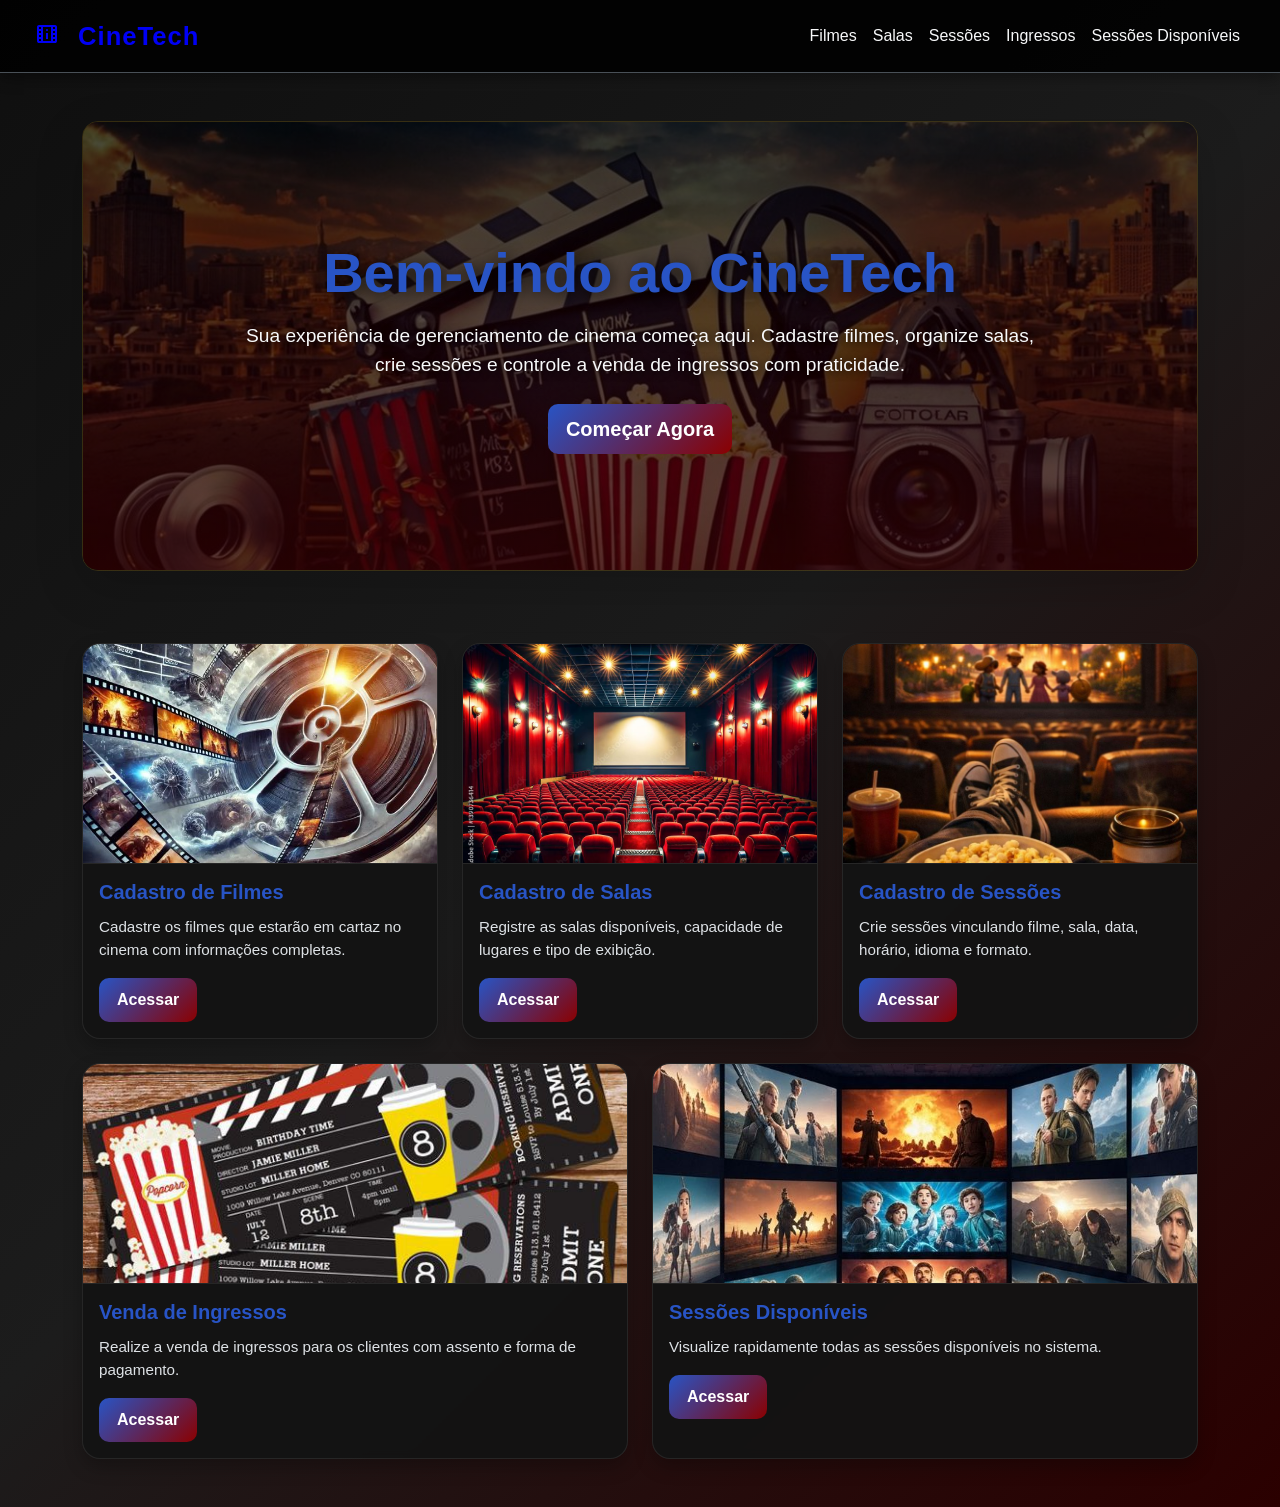
<file: index.html>
<!DOCTYPE html>
<html lang="pt-BR">
<head>
    <meta charset="UTF-8">
    <meta name="viewport" content="width=device-width, initial-scale=1.0">
    <title>CineTech - Início</title>
    <link rel="stylesheet" href="./css/bootstrap.min.css">
    <link rel="stylesheet" href="./css/style.css">
</head>
<body>

    <nav class="navbar navbar-expand-lg bg-dark border-bottom border-body" data-bs-theme="dark">
        <div class="container-fluid">

            <a href="./index.html" class="navbar-brand">
                <img src="./img/school.svg" alt="CineTech" width="30" height="24" class="d-inline-block align-text-top">
                CineTech
            </a>

            <button class="navbar-toggler" type="button" data-bs-toggle="collapse" data-bs-target="#navbarNav" aria-controls="navbarNav" aria-expanded="false" aria-label="Alternar navegação">
                <span class="navbar-toggler-icon"></span>
            </button>

            <div class="collapse navbar-collapse" id="navbarNav">
                <ul class="navbar-nav ms-auto">
                    <li class="nav-item">
                        <a href="./cadastro-filmes.html" class="nav-link">Filmes</a>
                    </li>
                    <li class="nav-item">
                        <a href="./cadastro-salas.html" class="nav-link">Salas</a>
                    </li>
                    <li class="nav-item">
                        <a href="./cadastro-sessoes.html" class="nav-link">Sessões</a>
                    </li>
                    <li class="nav-item">
                        <a href="./venda-ingressos.html" class="nav-link">Ingressos</a>
                    </li>
                    <li class="nav-item">
                        <a href="./sessoes.html" class="nav-link">Sessões Disponíveis</a>
                    </li>
                </ul>
            </div>
        </div>
    </nav>

    <main class="container py-5">

        <!-- BANNER PRINCIPAL -->
       <section class="hero-section mb-5">
    <div class="hero-container position-relative overflow-hidden rounded-4 shadow-lg">
        
        <img src="./img/banner-cinema.jpg" alt="Banner do CineTech" class="hero-img img-fluid w-100">

        <div class="hero-overlay position-absolute top-0 start-0 w-100 h-100 d-flex align-items-center justify-content-center text-center">
            <div class="hero-overlay-content px-4">
                <h1 class="display-4 fw-bold mb-3">Bem-vindo ao CineTech</h1>
                <p class="lead mb-4">
                    Sua experiência de gerenciamento de cinema começa aqui.
                    Cadastre filmes, organize salas, crie sessões e controle a venda de ingressos com praticidade.
                </p>
                <a href="./cadastro-filmes.html" class="btn btn-dark btn-lg">Começar Agora</a>
            </div>
        </div>

    </div>
</section>

        <!-- CARDS -->
        <section>
            <div class="row g-4 mt-2">

                <div class="col-md-6 col-lg-4">
                    <div class="card h-100 shadow-sm">
                        <img src="./img/filmes.jpg" class="card-img-top" alt="Cadastro de Filmes">
                        <div class="card-body">
                            <h5 class="card-title">Cadastro de Filmes</h5>
                            <p class="card-text">Cadastre os filmes que estarão em cartaz no cinema com informações completas.</p>
                            <a href="./cadastro-filmes.html" class="btn btn-dark">Acessar</a>
                        </div>
                    </div>
                </div>

                <div class="col-md-6 col-lg-4">
                    <div class="card h-100 shadow-sm">
                        <img src="./img/salas.jpg" class="card-img-top" alt="Cadastro de Salas">
                        <div class="card-body">
                            <h5 class="card-title">Cadastro de Salas</h5>
                            <p class="card-text">Registre as salas disponíveis, capacidade de lugares e tipo de exibição.</p>
                            <a href="./cadastro-salas.html" class="btn btn-dark">Acessar</a>
                        </div>
                    </div>
                </div>

                <div class="col-md-6 col-lg-4">
                    <div class="card h-100 shadow-sm">
                        <img src="./img/sessoes.jpg" class="card-img-top" alt="Cadastro de Sessões">
                        <div class="card-body">
                            <h5 class="card-title">Cadastro de Sessões</h5>
                            <p class="card-text">Crie sessões vinculando filme, sala, data, horário, idioma e formato.</p>
                            <a href="./cadastro-sessoes.html" class="btn btn-dark">Acessar</a>
                        </div>
                    </div>
                </div>

                <div class="col-md-6 col-lg-6">
                    <div class="card h-100 shadow-sm">
                        <img src="./img/ingressos.jpg" class="card-img-top" alt="Venda de Ingressos">
                        <div class="card-body">
                            <h5 class="card-title">Venda de Ingressos</h5>
                            <p class="card-text">Realize a venda de ingressos para os clientes com assento e forma de pagamento.</p>
                            <a href="./venda-ingressos.html" class="btn btn-dark">Acessar</a>
                        </div>
                    </div>
                </div>

                <div class="col-md-6 col-lg-6">
                    <div class="card h-100 shadow-sm">
                        <img src="./img/disponiveis.jpg" class="card-img-top" alt="Sessões Disponíveis">
                        <div class="card-body">
                            <h5 class="card-title">Sessões Disponíveis</h5>
                            <p class="card-text">Visualize rapidamente todas as sessões disponíveis no sistema.</p>
                            <a href="./sessoes.html" class="btn btn-dark">Acessar</a>
                        </div>
                    </div>
                </div>

            </div>
        </section>

    </main>

    <script src="./js/bootstrap.bundle.min.js"></script>
</body>
</html>
</file>
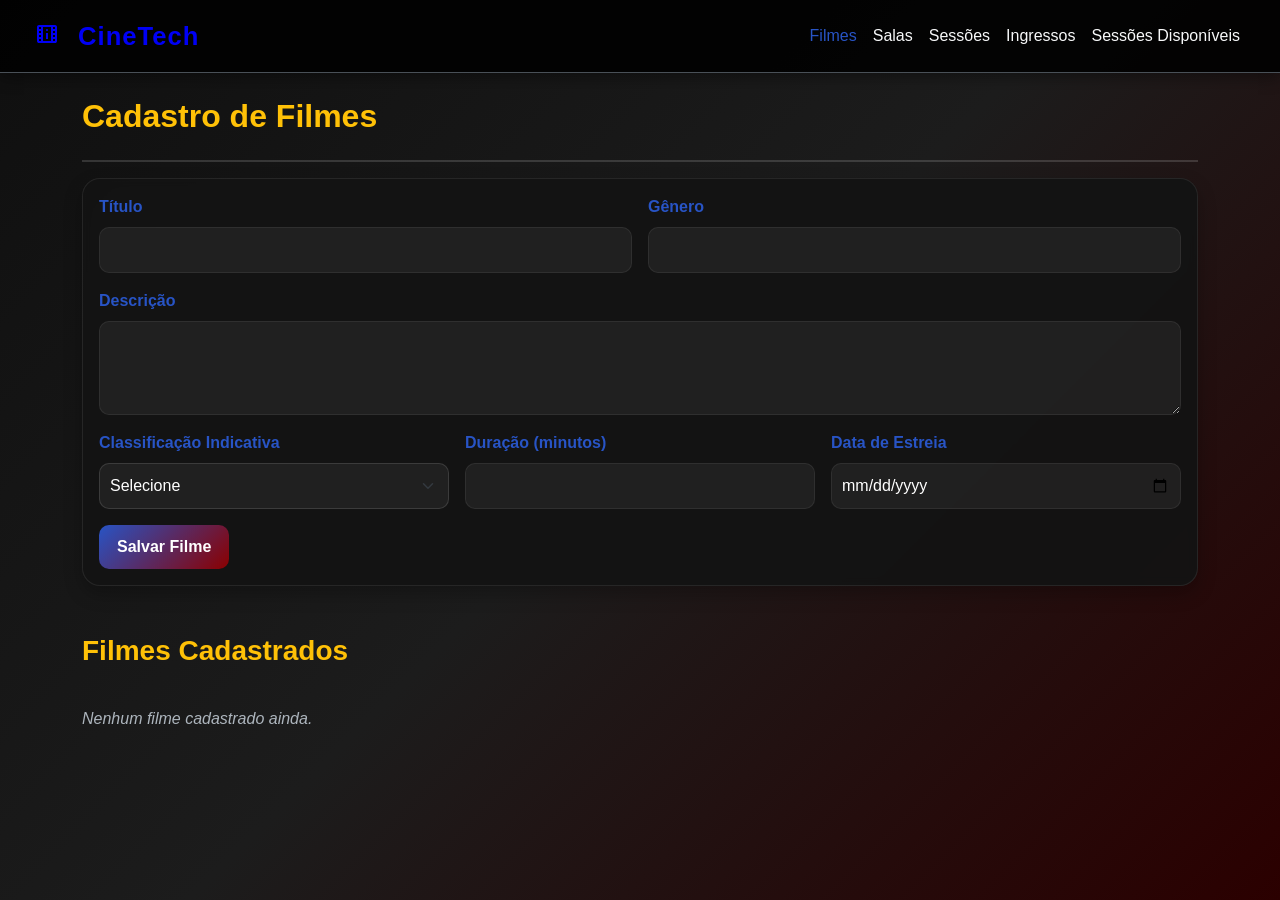
<file: cadastro-filmes.html>
<!DOCTYPE html>
<html lang="pt-BR">
<head>
    <meta charset="UTF-8">
    <meta name="viewport" content="width=device-width, initial-scale=1.0">
    <title>CineTech - Cadastro de Filmes</title>
    <link rel="stylesheet" href="./css/bootstrap.min.css">
    <link rel="stylesheet" href="./css/style.css">
</head>
<body>

    <nav class="navbar navbar-expand-lg bg-dark border-bottom border-body" data-bs-theme="dark">
        <div class="container-fluid">

            <a href="./index.html" class="navbar-brand">
                <img src="./img/school.svg" alt="Logo CineTech" width="30" height="24" class="d-inline-block align-text-top">
                CineTech
            </a>

            <button class="navbar-toggler" type="button" data-bs-toggle="collapse" data-bs-target="#navbarNav" aria-controls="navbarNav" aria-expanded="false" aria-label="Alternar navegação">
                <span class="navbar-toggler-icon"></span>
            </button>

            <div class="collapse navbar-collapse" id="navbarNav">
                <ul class="navbar-nav ms-auto">
                    <li class="nav-item">
                        <a href="./cadastro-filmes.html" class="nav-link active">Filmes</a>
                    </li>
                    <li class="nav-item">
                        <a href="./cadastro-salas.html" class="nav-link">Salas</a>
                    </li>
                    <li class="nav-item">
                        <a href="./cadastro-sessoes.html" class="nav-link">Sessões</a>
                    </li>
                    <li class="nav-item">
                        <a href="./venda-ingressos.html" class="nav-link">Ingressos</a>
                    </li>
                    <li class="nav-item">
                        <a href="./sessoes.html" class="nav-link">Sessões Disponíveis</a>
                    </li>
                </ul>
            </div>
        </div>
    </nav>

    <main class="container py-4">
        <h2 class="mb-4">Cadastro de Filmes</h2>
        <hr>

        <div class="card shadow-sm mb-5">
            <div class="card-body">
                <form id="formFilme">
                    <div class="row g-3">
                        <div class="col-md-6">
                            <label for="titulo" class="form-label">Título</label>
                            <input type="text" class="form-control" id="titulo" required>
                        </div>

                        <div class="col-md-6">
                            <label for="genero" class="form-label">Gênero</label>
                            <input type="text" class="form-control" id="genero" required>
                        </div>

                        <div class="col-12">
                            <label for="descricao" class="form-label">Descrição</label>
                            <textarea class="form-control" id="descricao" rows="3" required></textarea>
                        </div>

                        <div class="col-md-4">
                            <label for="classificacao" class="form-label">Classificação Indicativa</label>
                            <select class="form-select" id="classificacao" required>
                                <option value="">Selecione</option>
                                <option value="Livre">Livre</option>
                                <option value="10 anos">10 anos</option>
                                <option value="12 anos">12 anos</option>
                                <option value="14 anos">14 anos</option>
                                <option value="16 anos">16 anos</option>
                                <option value="18 anos">18 anos</option>
                            </select>
                        </div>

                        <div class="col-md-4">
                            <label for="duracao" class="form-label">Duração (minutos)</label>
                            <input type="number" class="form-control" id="duracao" required>
                        </div>

                        <div class="col-md-4">
                            <label for="estreia" class="form-label">Data de Estreia</label>
                            <input type="date" class="form-control" id="estreia" required>
                        </div>

                        <div class="col-12">
                            <button type="submit" class="btn btn-dark">Salvar Filme</button>
                        </div>
                    </div>
                </form>
            </div>
        </div>

        <h3 class="mb-3">Filmes Cadastrados</h3>
        <div class="row g-4" id="listaFilmes"></div>
    </main>


    <script src="./js/cadastro-filmes.js"></script>
    <script src="./js/bootstrap.bundle.min.js"></script>
</body>
</html>
</file>
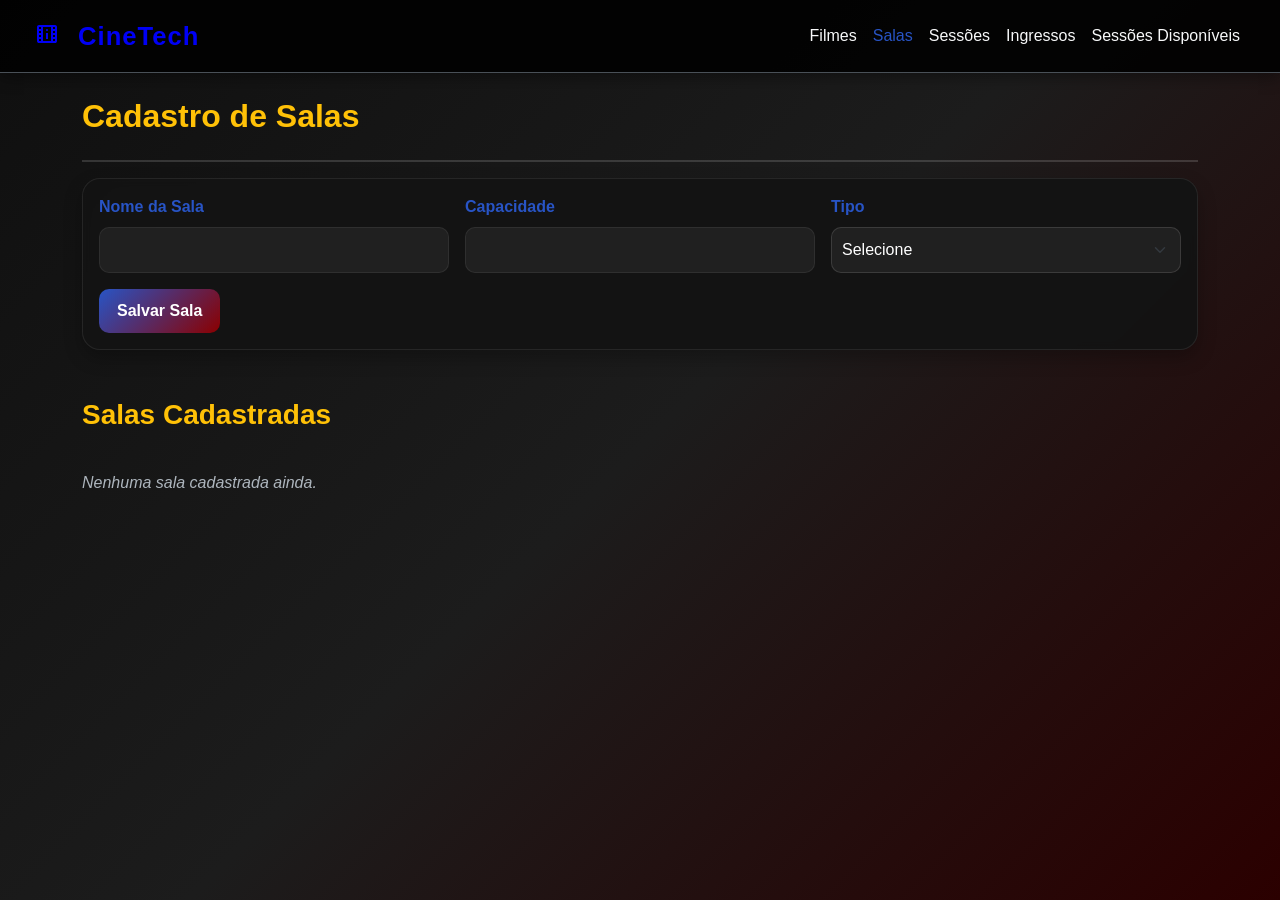
<file: cadastro-salas.html>
<!DOCTYPE html>
<html lang="pt-BR">
<head>
    <meta charset="UTF-8">
    <meta name="viewport" content="width=device-width, initial-scale=1.0">
    <title>CineTech - Cadastro de Salas</title>
    <link rel="stylesheet" href="./css/bootstrap.min.css">
    <link rel="stylesheet" href="./css/style.css">
</head>
<body>

    <nav class="navbar navbar-expand-lg bg-dark border-bottom border-body" data-bs-theme="dark">
        <div class="container-fluid">
            <a href="./index.html" class="navbar-brand">
                <img src="./img/school.svg" alt="Logo CineTech" width="30" height="24" class="d-inline-block align-text-top">
                CineTech
            </a>

            <button class="navbar-toggler" type="button" data-bs-toggle="collapse" data-bs-target="#navbarNav">
                <span class="navbar-toggler-icon"></span>
            </button>

            <div class="collapse navbar-collapse" id="navbarNav">
                <ul class="navbar-nav ms-auto">
                    <li class="nav-item">
                        <a href="./cadastro-filmes.html" class="nav-link">Filmes</a>
                    </li>
                    <li class="nav-item">
                        <a href="./cadastro-salas.html" class="nav-link active">Salas</a>
                    </li>
                    <li class="nav-item">
                        <a href="./cadastro-sessoes.html" class="nav-link">Sessões</a>
                    </li>
                    <li class="nav-item">
                        <a href="./venda-ingressos.html" class="nav-link">Ingressos</a>
                    </li>
                    <li class="nav-item">
                        <a href="./sessoes.html" class="nav-link">Sessões Disponíveis</a>
                    </li>
                </ul>
            </div>
        </div>
    </nav>

    <main class="container py-4">
        <h2 class="mb-4">Cadastro de Salas</h2>
        <hr>

        <div class="card shadow-sm mb-5">
            <div class="card-body">
                <form id="formSala">
                    <div class="row g-3">
                        <div class="col-md-4">
                            <label for="nomeSala" class="form-label">Nome da Sala</label>
                            <input type="text" class="form-control" id="nomeSala" required>
                        </div>

                        <div class="col-md-4">
                            <label for="capacidade" class="form-label">Capacidade</label>
                            <input type="number" class="form-control" id="capacidade" required>
                        </div>

                        <div class="col-md-4">
                            <label for="tipoSala" class="form-label">Tipo</label>
                            <select class="form-select" id="tipoSala" required>
                                <option value="">Selecione</option>
                                <option value="2D">2D</option>
                                <option value="3D">3D</option>
                                <option value="IMAX">IMAX</option>
                            </select>
                        </div>

                        <div class="col-12">
                            <button type="submit" class="btn btn-dark">Salvar Sala</button>
                        </div>
                    </div>
                </form>
            </div>
        </div>

        <h3 class="mb-3">Salas Cadastradas</h3>
        <div class="row g-4" id="listaSalas"></div>
    </main>

    

    <script src="./js/cadastro-salas.js"></script>
    <script src="./js/bootstrap.bundle.min.js"></script>
</body>
</html>
</file>
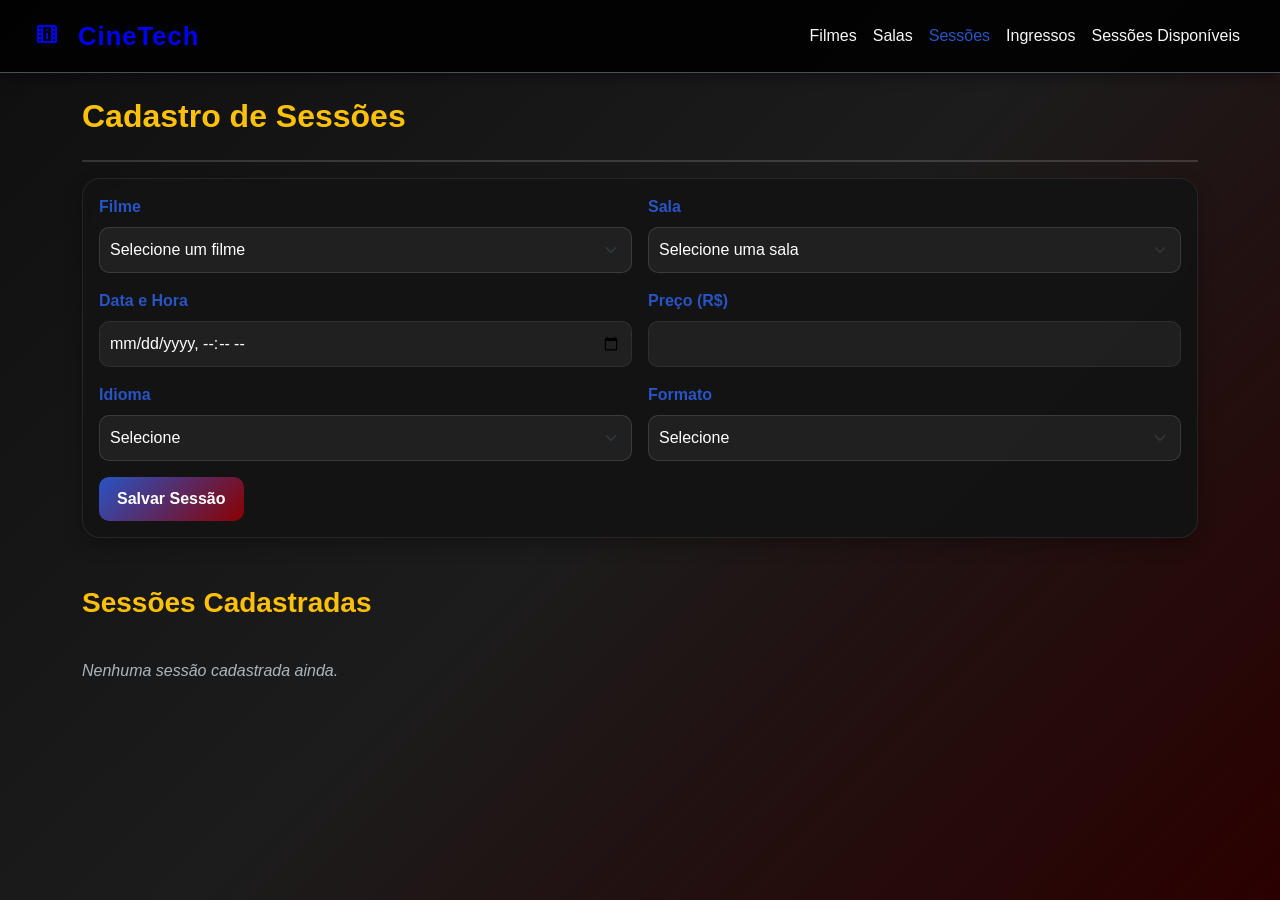
<file: cadastro-sessoes.html>
<!DOCTYPE html>
<html lang="pt-BR">
<head>
    <meta charset="UTF-8">
    <meta name="viewport" content="width=device-width, initial-scale=1.0">
    <title>CineTech - Cadastro de Sessões</title>
    <link rel="stylesheet" href="./css/bootstrap.min.css">
    <link rel="stylesheet" href="./css/style.css">
</head>
<body>

    <nav class="navbar navbar-expand-lg bg-dark border-bottom border-body" data-bs-theme="dark">
        <div class="container-fluid">

            <a href="./index.html" class="navbar-brand">
                <img src="./img/school.svg" alt="Logo CineTech" width="30" height="24" class="d-inline-block align-text-top">
                CineTech
            </a>

            <button class="navbar-toggler" type="button" data-bs-toggle="collapse" data-bs-target="#navbarNav" aria-controls="navbarNav" aria-expanded="false" aria-label="Alternar navegação">
                <span class="navbar-toggler-icon"></span>
            </button>

            <div class="collapse navbar-collapse" id="navbarNav">
                <ul class="navbar-nav ms-auto">
                    <li class="nav-item">
                        <a href="./cadastro-filmes.html" class="nav-link">Filmes</a>
                    </li>
                    <li class="nav-item">
                        <a href="./cadastro-salas.html" class="nav-link">Salas</a>
                    </li>
                    <li class="nav-item">
                        <a href="./cadastro-sessoes.html" class="nav-link active">Sessões</a>
                    </li>
                    <li class="nav-item">
                        <a href="./venda-ingressos.html" class="nav-link">Ingressos</a>
                    </li>
                    <li class="nav-item">
                        <a href="./sessoes.html" class="nav-link">Sessões Disponíveis</a>
                    </li>
                </ul>
            </div>
        </div>
    </nav>

    <main class="container py-4">
        <h2 class="mb-4">Cadastro de Sessões</h2>
        <hr>

        <div class="card shadow-sm mb-5">
            <div class="card-body">
                <form id="formSessao">
                    <div class="row g-3">
                        <div class="col-md-6">
                            <label for="filme" class="form-label">Filme</label>
                            <select class="form-select" id="filme" required>
                                <option value="">Selecione um filme</option>
                            </select>
                        </div>

                        <div class="col-md-6">
                            <label for="sala" class="form-label">Sala</label>
                            <select class="form-select" id="sala" required>
                                <option value="">Selecione uma sala</option>
                            </select>
                        </div>

                        <div class="col-md-6">
                            <label for="dataHora" class="form-label">Data e Hora</label>
                            <input type="datetime-local" class="form-control" id="dataHora" required>
                        </div>

                        <div class="col-md-6">
                            <label for="preco" class="form-label">Preço (R$)</label>
                            <input type="number" class="form-control" id="preco" step="0.01" required>
                        </div>

                        <div class="col-md-6">
                            <label for="idioma" class="form-label">Idioma</label>
                            <select class="form-select" id="idioma" required>
                                <option value="">Selecione</option>
                                <option value="Dublado">Dublado</option>
                                <option value="Legendado">Legendado</option>
                            </select>
                        </div>

                        <div class="col-md-6">
                            <label for="formato" class="form-label">Formato</label>
                            <select class="form-select" id="formato" required>
                                <option value="">Selecione</option>
                                <option value="2D">2D</option>
                                <option value="3D">3D</option>
                                <option value="IMAX">IMAX</option>
                            </select>
                        </div>

                        <div class="col-12">
                            <button type="submit" class="btn btn-dark">Salvar Sessão</button>
                        </div>
                    </div>
                </form>
            </div>
        </div>

        <h3 class="mb-3">Sessões Cadastradas</h3>
        <div class="row g-4" id="listaSessoes"></div>
    </main>

    
   <script src="./js/cadastro-sessoes.js"></script>
    <script src="./js/bootstrap.bundle.min.js"></script>
</body>
</html>
</file>
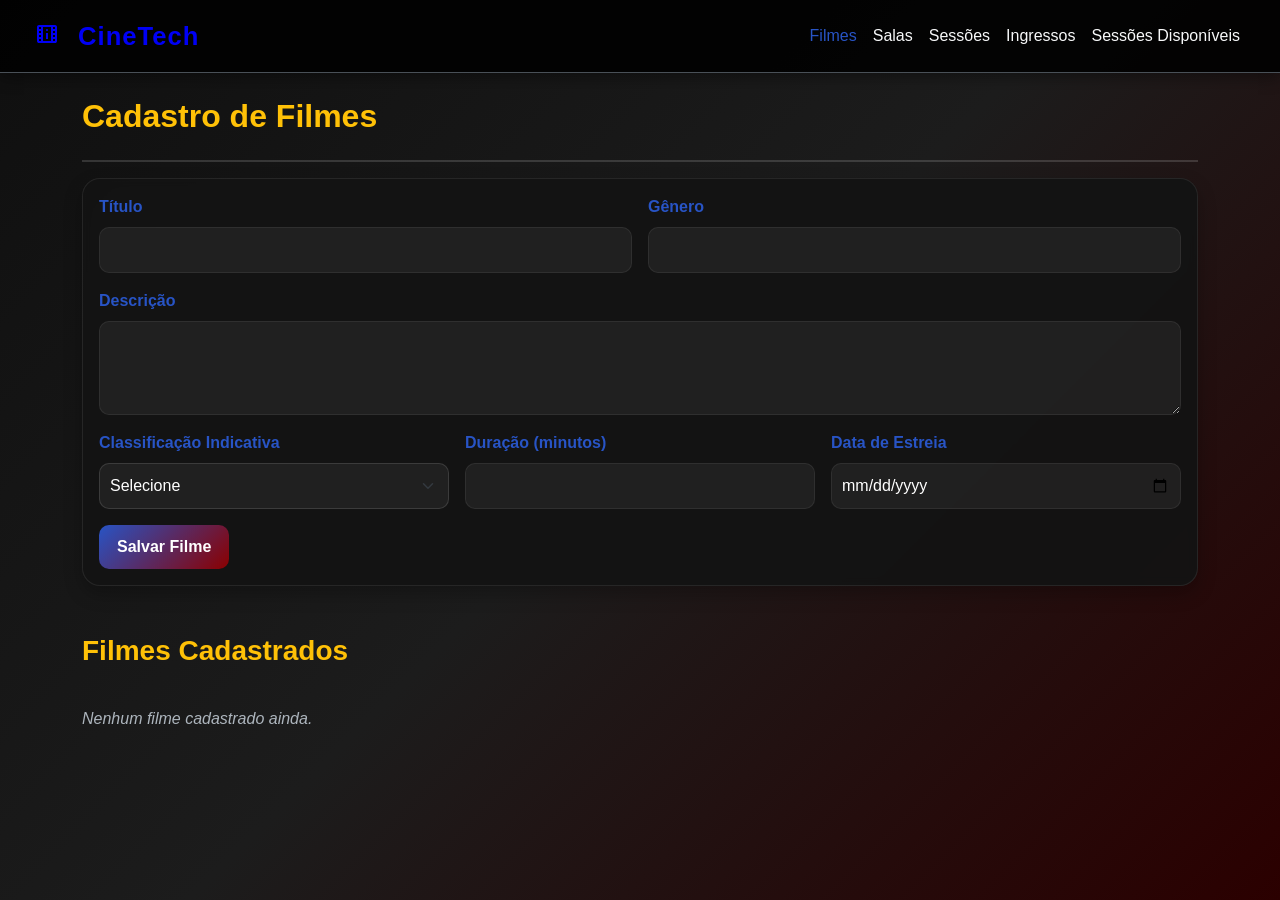
<file: filmes.html>
<!DOCTYPE html>
<html lang="pt-BR">
<head>
    <meta charset="UTF-8">
    <meta name="viewport" content="width=device-width, initial-scale=1.0">
    <title>CineTech - Cadastro de Filmes</title>
    <link rel="stylesheet" href="./css/bootstrap.min.css">
    <link rel="stylesheet" href="./css/style.css">
</head>
<body>

    <nav class="navbar navbar-expand-lg bg-dark border-bottom border-body" data-bs-theme="dark">
        <div class="container-fluid">

            <a href="./index.html" class="navbar-brand">
                <img src="./img/school.svg" alt="Logo CineTech" width="30" height="24" class="d-inline-block align-text-top">
                CineTech
            </a>

            <button class="navbar-toggler" type="button" data-bs-toggle="collapse" data-bs-target="#navbarNav" aria-controls="navbarNav" aria-expanded="false" aria-label="Alternar navegação">
                <span class="navbar-toggler-icon"></span>
            </button>

            <div class="collapse navbar-collapse" id="navbarNav">
                <ul class="navbar-nav ms-auto">
                    <li class="nav-item">
                        <a href="./filmes.html" class="nav-link active">Filmes</a>
                    </li>
                    <li class="nav-item">
                        <a href="./salas.html" class="nav-link">Salas</a>
                    </li>
                    <li class="nav-item">
                        <a href="./sessoes.html" class="nav-link">Sessões</a>
                    </li>
                    <li class="nav-item">
                        <a href="./ingressos.html" class="nav-link">Ingressos</a>
                    </li>
                    <li class="nav-item">
                        <a href="./sessoes-disponiveis.html" class="nav-link">Sessões Disponíveis</a>
                    </li>
                </ul>
            </div>
        </div>
    </nav>

    <main class="container py-4">
        <h2 class="mb-4">Cadastro de Filmes</h2>
        <hr>

        <div class="card shadow-sm mb-5">
            <div class="card-body">
                <form id="formFilme">
                    <div class="row g-3">
                        <div class="col-md-6">
                            <label for="titulo" class="form-label">Título</label>
                            <input type="text" class="form-control" id="titulo" required>
                        </div>

                        <div class="col-md-6">
                            <label for="genero" class="form-label">Gênero</label>
                            <input type="text" class="form-control" id="genero" required>
                        </div>

                        <div class="col-12">
                            <label for="descricao" class="form-label">Descrição</label>
                            <textarea class="form-control" id="descricao" rows="3" required></textarea>
                        </div>

                        <div class="col-md-4">
                            <label for="classificacao" class="form-label">Classificação Indicativa</label>
                            <select class="form-select" id="classificacao" required>
                                <option value="">Selecione</option>
                                <option value="Livre">Livre</option>
                                <option value="10 anos">10 anos</option>
                                <option value="12 anos">12 anos</option>
                                <option value="14 anos">14 anos</option>
                                <option value="16 anos">16 anos</option>
                                <option value="18 anos">18 anos</option>
                            </select>
                        </div>

                        <div class="col-md-4">
                            <label for="duracao" class="form-label">Duração (minutos)</label>
                            <input type="number" class="form-control" id="duracao" required>
                        </div>

                        <div class="col-md-4">
                            <label for="estreia" class="form-label">Data de Estreia</label>
                            <input type="date" class="form-control" id="estreia" required>
                        </div>

                        <div class="col-12">
                            <button type="submit" class="btn btn-dark">Salvar Filme</button>
                        </div>
                    </div>
                </form>
            </div>
        </div>

        <h3 class="mb-3">Filmes Cadastrados</h3>
        <div class="row g-4" id="listaFilmes"></div>
    </main>


    <script src="./js/filmes.js"></script>
    <script src="./js/bootstrap.bundle.min.js"></script>
</body>
</html>
</file>
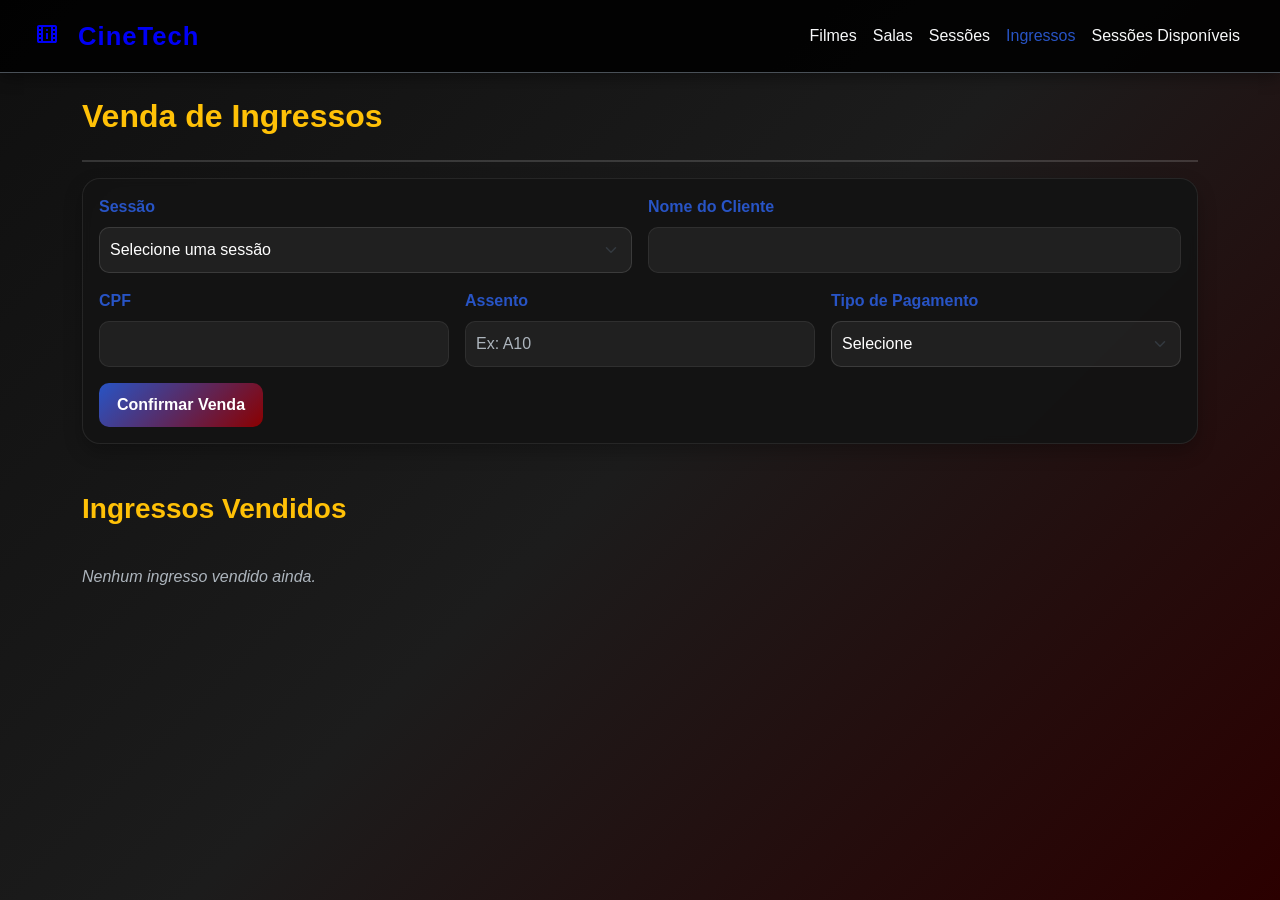
<file: ingressos.html>
<!DOCTYPE html>
<html lang="pt-BR">
<head>
    <meta charset="UTF-8">
    <meta name="viewport" content="width=device-width, initial-scale=1.0">
    <title>CineTech - Venda de Ingressos</title>
    <link rel="stylesheet" href="./css/bootstrap.min.css">
    <link rel="stylesheet" href="./css/style.css">
</head>
<body>

    <nav class="navbar navbar-expand-lg bg-dark border-bottom border-body" data-bs-theme="dark">
        <div class="container-fluid">
            <a href="./index.html" class="navbar-brand">
                <img src="./img/school.svg" alt="Logo CineTech" width="30" height="24" class="d-inline-block align-text-top">
                CineTech
            </a>

            <button class="navbar-toggler" type="button" data-bs-toggle="collapse" data-bs-target="#navbarNav">
                <span class="navbar-toggler-icon"></span>
            </button>

            <div class="collapse navbar-collapse" id="navbarNav">
                <ul class="navbar-nav ms-auto">
                    <li class="nav-item">
                        <a href="./filmes.html" class="nav-link">Filmes</a>
                    </li>
                    <li class="nav-item">
                        <a href="./salas.html" class="nav-link">Salas</a>
                    </li>
                    <li class="nav-item">
                        <a href="./sessoes.html" class="nav-link">Sessões</a>
                    </li>
                    <li class="nav-item">
                        <a href="./ingressos.html" class="nav-link active">Ingressos</a>
                    </li>
                    <li class="nav-item">
                        <a href="./sessoes-disponiveis.html" class="nav-link">Sessões Disponíveis</a>
                    </li>
                </ul>
            </div>
        </div>
    </nav>

    <main class="container py-4">
        <h2 class="mb-4">Venda de Ingressos</h2>
        <hr>

        <div class="card shadow-sm mb-5">
            <div class="card-body">
                <form id="formIngresso">
                    <div class="row g-3">
                        <div class="col-md-6">
                            <label for="sessao" class="form-label">Sessão</label>
                            <select class="form-select" id="sessao" required>
                                <option value="">Selecione uma sessão</option>
                            </select>
                        </div>

                        <div class="col-md-6">
                            <label for="cliente" class="form-label">Nome do Cliente</label>
                            <input type="text" class="form-control" id="cliente" required>
                        </div>

                        <div class="col-md-4">
                            <label for="cpf" class="form-label">CPF</label>
                            <input type="text" class="form-control" id="cpf" required>
                        </div>

                        <div class="col-md-4">
                            <label for="assento" class="form-label">Assento</label>
                            <input type="text" class="form-control" id="assento" placeholder="Ex: A10" required>
                        </div>

                        <div class="col-md-4">
                            <label for="pagamento" class="form-label">Tipo de Pagamento</label>
                            <select class="form-select" id="pagamento" required>
                                <option value="">Selecione</option>
                                <option value="Cartão">Cartão</option>
                                <option value="Pix">Pix</option>
                                <option value="Dinheiro">Dinheiro</option>
                            </select>
                        </div>

                        <div class="col-12">
                            <button type="submit" class="btn btn-dark">Confirmar Venda</button>
                        </div>
                    </div>
                </form>
            </div>
        </div>

        <h3 class="mb-3">Ingressos Vendidos</h3>
        <div class="row g-4" id="listaIngressos"></div>
    </main>


    <script src="./js/ingressos.js"></script>
    <script src="./js/bootstrap.bundle.min.js"></script>
</body>
</html>
</file>
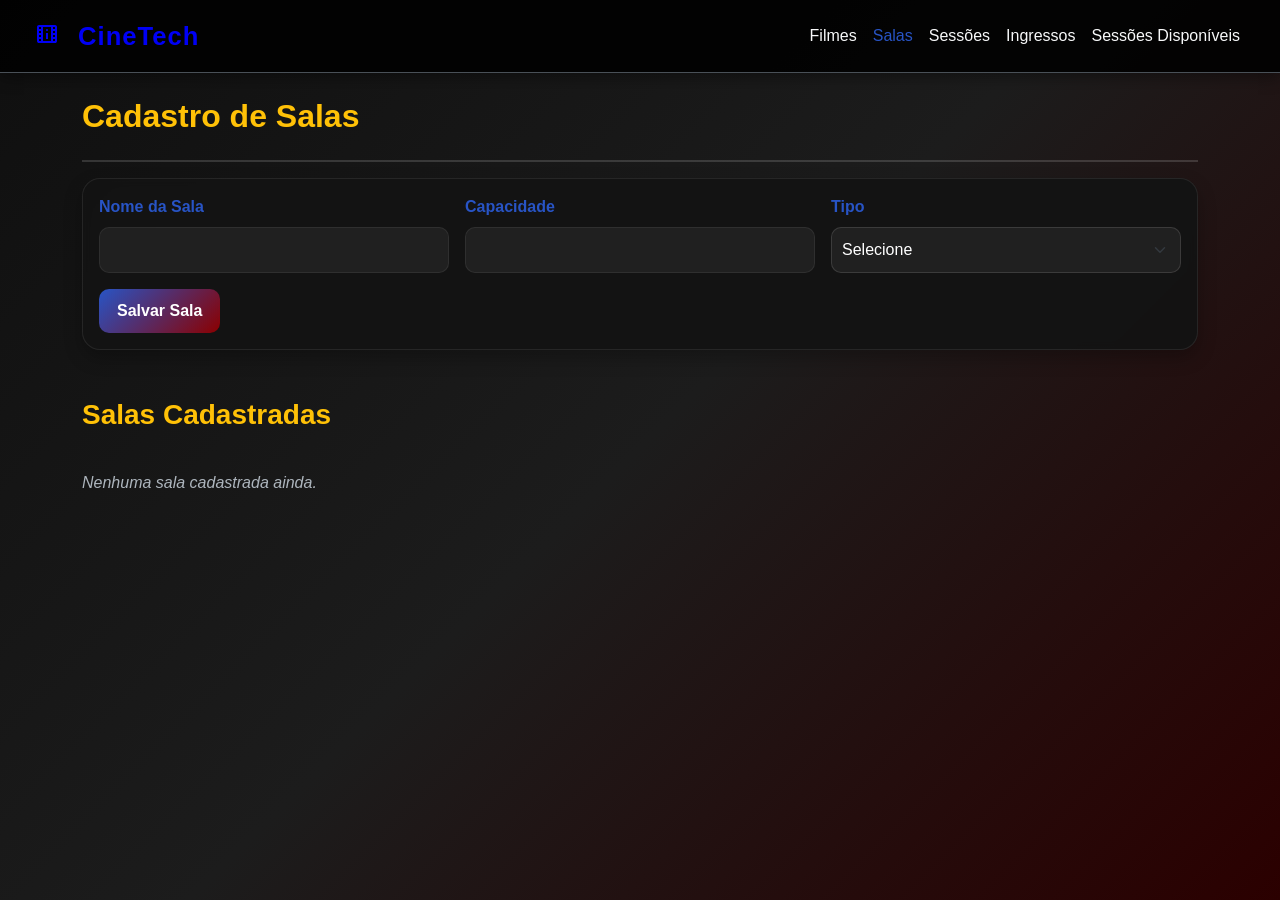
<file: salas.html>
<!DOCTYPE html>
<html lang="pt-BR">
<head>
    <meta charset="UTF-8">
    <meta name="viewport" content="width=device-width, initial-scale=1.0">
    <title>CineTech - Cadastro de Salas</title>
    <link rel="stylesheet" href="./css/bootstrap.min.css">
    <link rel="stylesheet" href="./css/style.css">
</head>
<body>

    <nav class="navbar navbar-expand-lg bg-dark border-bottom border-body" data-bs-theme="dark">
        <div class="container-fluid">
            <a href="./index.html" class="navbar-brand">
                <img src="./img/school.svg" alt="Logo CineTech" width="30" height="24" class="d-inline-block align-text-top">
                CineTech
            </a>

            <button class="navbar-toggler" type="button" data-bs-toggle="collapse" data-bs-target="#navbarNav">
                <span class="navbar-toggler-icon"></span>
            </button>

            <div class="collapse navbar-collapse" id="navbarNav">
                <ul class="navbar-nav ms-auto">
                    <li class="nav-item">
                        <a href="./filmes.html" class="nav-link">Filmes</a>
                    </li>
                    <li class="nav-item">
                        <a href="./salas.html" class="nav-link active">Salas</a>
                    </li>
                    <li class="nav-item">
                        <a href="./sessoes.html" class="nav-link">Sessões</a>
                    </li>
                    <li class="nav-item">
                        <a href="./ingressos.html" class="nav-link">Ingressos</a>
                    </li>
                    <li class="nav-item">
                        <a href="./sessoes-disponiveis.html" class="nav-link">Sessões Disponíveis</a>
                    </li>
                </ul>
            </div>
        </div>
    </nav>

    <main class="container py-4">
        <h2 class="mb-4">Cadastro de Salas</h2>
        <hr>

        <div class="card shadow-sm mb-5">
            <div class="card-body">
                <form id="formSala">
                    <div class="row g-3">
                        <div class="col-md-4">
                            <label for="nomeSala" class="form-label">Nome da Sala</label>
                            <input type="text" class="form-control" id="nomeSala" required>
                        </div>

                        <div class="col-md-4">
                            <label for="capacidade" class="form-label">Capacidade</label>
                            <input type="number" class="form-control" id="capacidade" required>
                        </div>

                        <div class="col-md-4">
                            <label for="tipoSala" class="form-label">Tipo</label>
                            <select class="form-select" id="tipoSala" required>
                                <option value="">Selecione</option>
                                <option value="2D">2D</option>
                                <option value="3D">3D</option>
                                <option value="IMAX">IMAX</option>
                            </select>
                        </div>

                        <div class="col-12">
                            <button type="submit" class="btn btn-dark">Salvar Sala</button>
                        </div>
                    </div>
                </form>
            </div>
        </div>

        <h3 class="mb-3">Salas Cadastradas</h3>
        <div class="row g-4" id="listaSalas"></div>
    </main>

    

    <script src="./js/salas.js"></script>
    <script src="./js/bootstrap.bundle.min.js"></script>
</body>
</html>
</file>
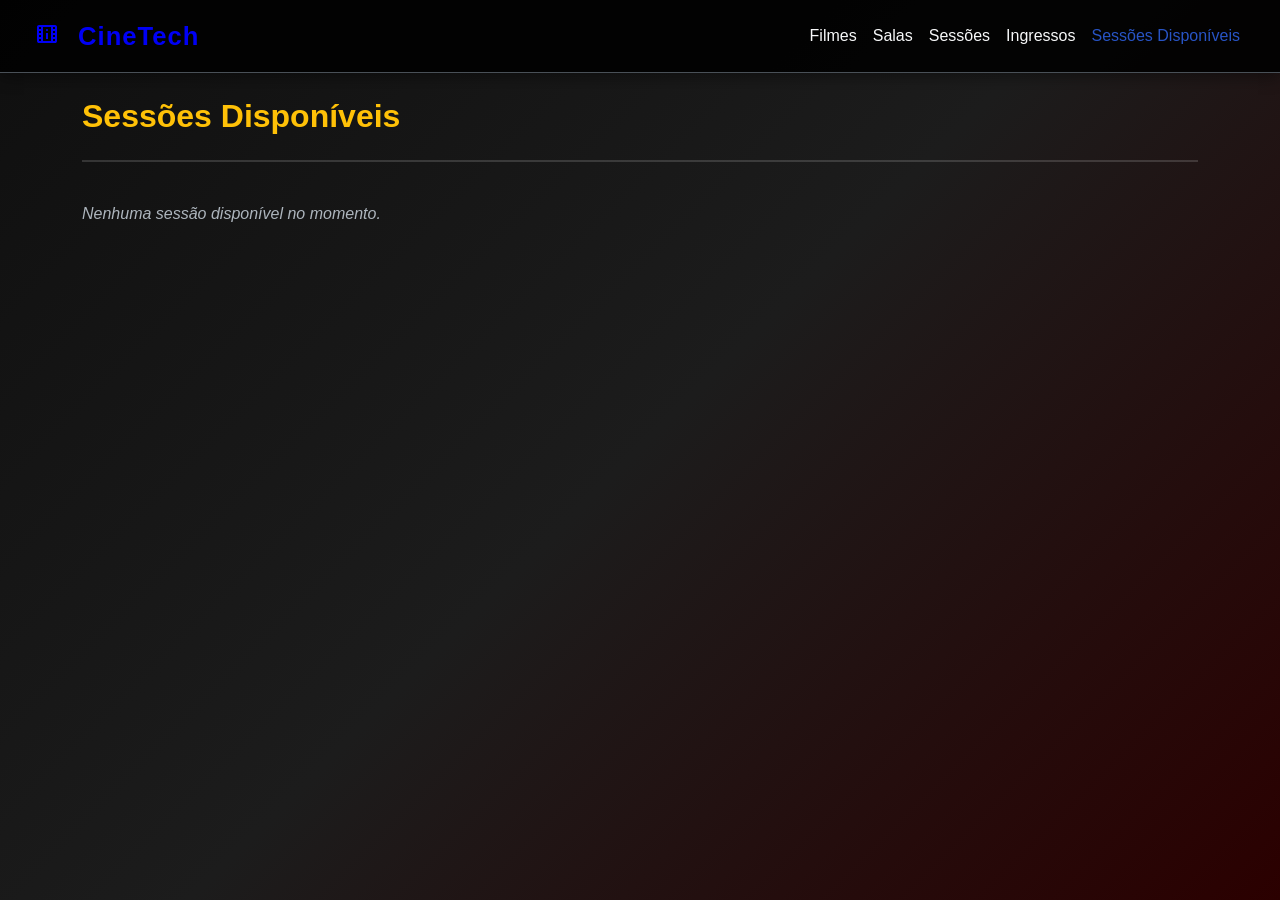
<file: sessoes.html>
<!DOCTYPE html>
<html lang="pt-BR">
<head>
    <meta charset="UTF-8">
    <meta name="viewport" content="width=device-width, initial-scale=1.0">
    <title>CineTech - Sessões Disponíveis</title>
    <link rel="stylesheet" href="./css/bootstrap.min.css">
    <link rel="stylesheet" href="./css/style.css">
</head>
<body>

    <nav class="navbar navbar-expand-lg bg-dark border-bottom border-body" data-bs-theme="dark">
        <div class="container-fluid">
            <a href="./index.html" class="navbar-brand">
                <img src="./img/school.svg" alt="Logo CineTech" width="30" height="24" class="d-inline-block align-text-top">
                CineTech
            </a>

            <button class="navbar-toggler" type="button" data-bs-toggle="collapse" data-bs-target="#navbarNav">
                <span class="navbar-toggler-icon"></span>
            </button>

            <div class="collapse navbar-collapse" id="navbarNav">
                <ul class="navbar-nav ms-auto">
                    <li class="nav-item">
                        <a href="./cadastro-filmes.html" class="nav-link">Filmes</a>
                    </li>
                    <li class="nav-item">
                        <a href="./cadastro-salas.html" class="nav-link">Salas</a>
                    </li>
                    <li class="nav-item">
                        <a href="./cadastro-sessoes.html" class="nav-link">Sessões</a>
                    </li>
                    <li class="nav-item">
                        <a href="./venda-ingressos.html" class="nav-link">Ingressos</a>
                    </li>
                    <li class="nav-item">
                        <a href="./sessoes.html" class="nav-link active">Sessões Disponíveis</a>
                    </li>
                </ul>
            </div>
        </div>
    </nav>

    <main class="container py-4">
        <h2 class="mb-4">Sessões Disponíveis</h2>
        <hr>

        <div class="row g-4" id="listaSessoesDisponiveis"></div>
    </main>

    <script src="./js/sessoes.js"></script>
    <script src="./js/bootstrap.bundle.min.js"></script>
</body>
</html>
</file>
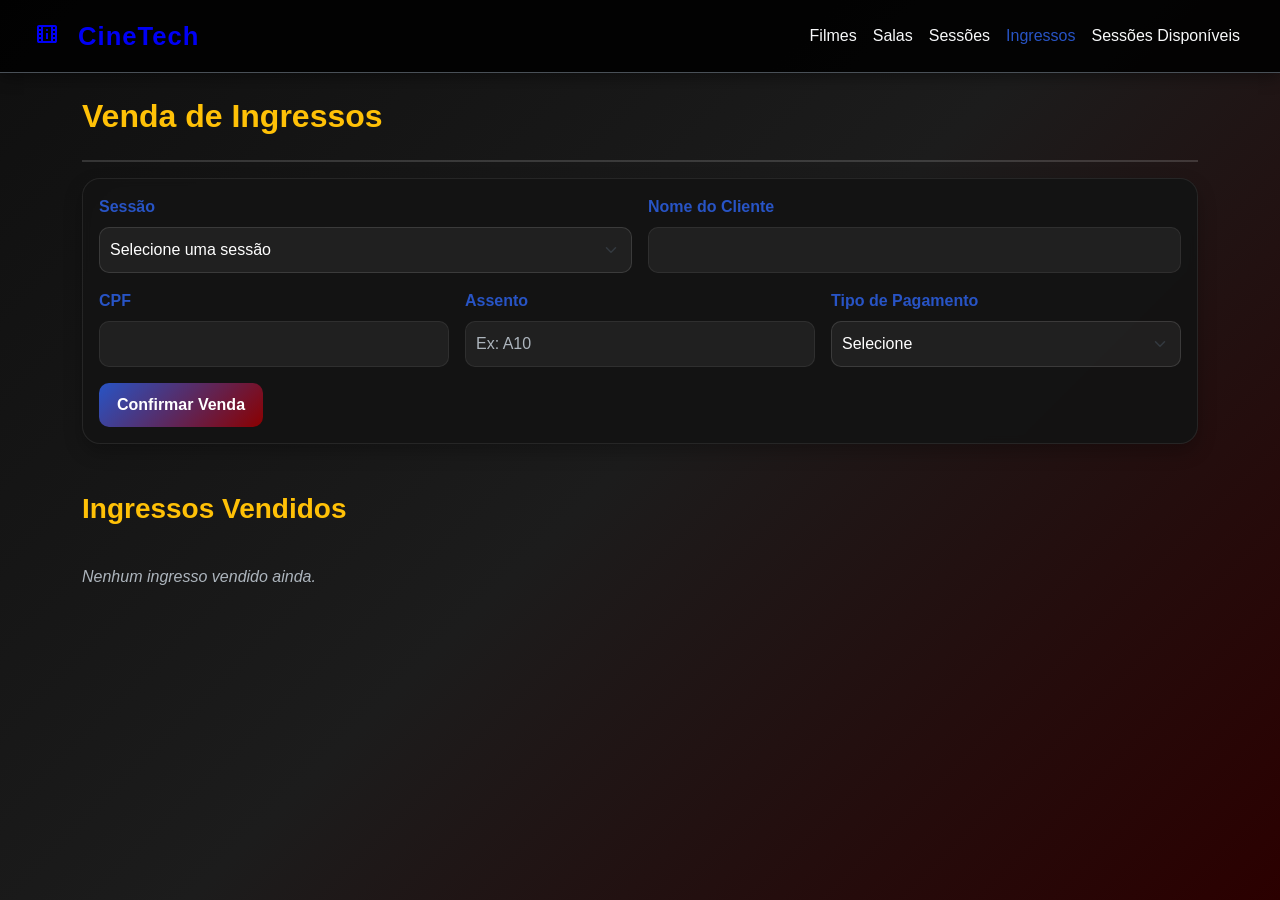
<file: venda-ingressos.html>
<!DOCTYPE html>
<html lang="pt-BR">
<head>
    <meta charset="UTF-8">
    <meta name="viewport" content="width=device-width, initial-scale=1.0">
    <title>CineTech - Venda de Ingressos</title>
    <link rel="stylesheet" href="./css/bootstrap.min.css">
    <link rel="stylesheet" href="./css/style.css">
</head>
<body>

    <nav class="navbar navbar-expand-lg bg-dark border-bottom border-body" data-bs-theme="dark">
        <div class="container-fluid">
            <a href="./index.html" class="navbar-brand">
                <img src="./img/school.svg" alt="Logo CineTech" width="30" height="24" class="d-inline-block align-text-top">
                CineTech
            </a>

            <button class="navbar-toggler" type="button" data-bs-toggle="collapse" data-bs-target="#navbarNav">
                <span class="navbar-toggler-icon"></span>
            </button>

            <div class="collapse navbar-collapse" id="navbarNav">
                <ul class="navbar-nav ms-auto">
                    <li class="nav-item">
                        <a href="./cadastro-filmes.html" class="nav-link">Filmes</a>
                    </li>
                    <li class="nav-item">
                        <a href="./cadastro-salas.html" class="nav-link">Salas</a>
                    </li>
                    <li class="nav-item">
                        <a href="./cadastro-sessoes.html" class="nav-link">Sessões</a>
                    </li>
                    <li class="nav-item">
                        <a href="./venda-ingressos.html" class="nav-link active">Ingressos</a>
                    </li>
                    <li class="nav-item">
                        <a href="./sessoes.html" class="nav-link">Sessões Disponíveis</a>
                    </li>
                </ul>
            </div>
        </div>
    </nav>

    <main class="container py-4">
        <h2 class="mb-4">Venda de Ingressos</h2>
        <hr>

        <div class="card shadow-sm mb-5">
            <div class="card-body">
                <form id="formIngresso">
                    <div class="row g-3">
                        <div class="col-md-6">
                            <label for="sessao" class="form-label">Sessão</label>
                            <select class="form-select" id="sessao" required>
                                <option value="">Selecione uma sessão</option>
                            </select>
                        </div>

                        <div class="col-md-6">
                            <label for="cliente" class="form-label">Nome do Cliente</label>
                            <input type="text" class="form-control" id="cliente" required>
                        </div>

                        <div class="col-md-4">
                            <label for="cpf" class="form-label">CPF</label>
                            <input type="text" class="form-control" id="cpf" required>
                        </div>

                        <div class="col-md-4">
                            <label for="assento" class="form-label">Assento</label>
                            <input type="text" class="form-control" id="assento" placeholder="Ex: A10" required>
                        </div>

                        <div class="col-md-4">
                            <label for="pagamento" class="form-label">Tipo de Pagamento</label>
                            <select class="form-select" id="pagamento" required>
                                <option value="">Selecione</option>
                                <option value="Cartão">Cartão</option>
                                <option value="Pix">Pix</option>
                                <option value="Dinheiro">Dinheiro</option>
                            </select>
                        </div>

                        <div class="col-12">
                            <button type="submit" class="btn btn-dark">Confirmar Venda</button>
                        </div>
                    </div>
                </form>
            </div>
        </div>

        <h3 class="mb-3">Ingressos Vendidos</h3>
        <div class="row g-4" id="listaIngressos"></div>
    </main>

    <script src="./js/venda-ingressos.js"></script>
    <script src="./js/bootstrap.bundle.min.js"></script>
</body>
</html>
</file>
<file: css/style.css>
/* ===================================
   ESTILO GERAL DO SITE - TEMA CINEMA
=================================== */
body {
    background: linear-gradient(135deg, #0f0f0f, #1c1c1c, #2b0000);
    font-family: Arial, Helvetica, sans-serif;
    color: #f8f9fa;
    min-height: 100vh;
}

/* ===================================
   NAVBAR
=================================== */
.navbar {
    background: rgba(0, 0, 0, 0.9) !important;
    box-shadow: 0 4px 15px rgba(0, 0, 0, 0.4);
    padding: 12px 20px;
}

.navbar-brand {
    font-size: 1.6rem;
    font-weight: bold;
    color: #0000F5 !important;
    letter-spacing: 1px;
}

.navbar-brand img {
    margin-right: 8px;
}

.nav-link {
    color: #f8f9fa !important;
    font-weight: 500;
    transition: 0.3s;
}

.nav-link:hover,
.nav-link.active {
    color: #2854C5 !important;
}

/* ===================================
   TÍTULOS E TEXTOS
=================================== */
h1, h2, h3, h4, h5 {
    font-weight: bold;
    color: #ffc107;
}

p {
    color: #e9ecef;
}

hr {
    border: 1px solid rgba(255, 255, 255, 0.15);
    opacity: 1;
}

/* ===================================
   CONTEÚDO PRINCIPAL
=================================== */
main.container {
    padding-top: 40px;
    padding-bottom: 40px;
}

/* ===================================
   HERO DA INDEX
=================================== */
.display-4 {
    color: #ffc107;
    text-shadow: 2px 2px 12px rgba(255, 193, 7, 0.2);
}

.lead {
    font-size: 1.15rem;
    color: #ced4da;
}

/* ===================================
   CARDS
=================================== */
.card {
    border: 1px solid rgba(255, 255, 255, 0.08);
    border-radius: 18px;
    overflow: hidden;
    background: rgba(20, 20, 20, 0.95);
    color: #fff;
    transition: all 0.3s ease;
    backdrop-filter: blur(4px);
}

.card:hover {
    transform: translateY(-8px);
    box-shadow: 0 12px 30px rgba(24, 6, 144, 0.25);
    border-color: rgba(12, 6, 189, 0.35);
}

.card-title {
    font-weight: bold;
    margin-bottom: 12px;
    color: #2854C5 ;
}

.card-text {
    font-size: 0.95rem;
    color: #dee2e6;
}

/* Cards de formulário */
.card.shadow-sm {
    box-shadow: 0 8px 18px rgba(0, 0, 0, 0.25) !important;
}

/* ===================================
   BOTÕES
=================================== */
.btn {
    border-radius: 10px;
    font-weight: 600;
    padding: 10px 18px;
    transition: all 0.3s ease;
}

.btn:hover {
    transform: scale(1.04);
}

.btn-dark {
    background: linear-gradient(135deg, #2854C5, #8b0000);
    border: none;
    color: #fff;
}

.btn-dark:hover {
    background: linear-gradient(135deg, #2854C5, #0000F5);
}

.btn-danger {
    border: none;
    background: linear-gradient(135deg, #0000F5, #b30000);
}

/* ===================================
   FORMULÁRIOS
=================================== */
form label {
    font-weight: 600;
    color: #2854C5 ;
}

.form-control,
.form-select,
textarea {
    border-radius: 10px;
    border: 1px solid rgba(255, 255, 255, 0.12);
    padding: 10px;
    background-color: rgba(255, 255, 255, 0.06);
    color: #fff;
    transition: 0.3s;
}

.form-control::placeholder,
textarea::placeholder {
    color: #adb5bd;
}

.form-control:focus,
.form-select:focus,
textarea:focus {
    border-color: #2854C5 ;
    box-shadow: 0 0 0 0.15rem rgba(220, 53, 69, 0.25);
    background-color: rgba(255, 255, 255, 0.08);
    color: #fff;
}

/* Corrige opções do select */
option {
    color: #000;
}

/* ===================================
   TEXTOS SECUNDÁRIOS
=================================== */
.text-muted {
    color: #adb5bd !important;
    font-style: italic;
    font-size: 1rem;
}

/* ===================================
   ESPAÇAMENTOS
=================================== */
.row.g-4 {
    margin-top: 10px;
}

/* ===================================
   RODAPÉ (caso queira depois)
=================================== */
footer {
    text-align: center;
    padding: 20px;
    color: #adb5bd;
}

/* ===================================
   RESPONSIVIDADE
=================================== */
@media (max-width: 768px) {
    .navbar-brand {
        font-size: 1.2rem;
    }

    .display-4 {
        font-size: 2rem;
    }

    .btn {
        width: 100%;
    }

    .card {
        margin-bottom: 15px;
    }
}
/* ===================================
   HERO / BANNER DA HOME COM IMG NO HTML
=================================== */
.hero-container {
    height: 450px;
    border: 1px solid rgba(255, 193, 7, 0.15);
}

.hero-img {
    width: 100%;
    height: 100%;
    object-fit: cover;
    filter: brightness(45%);
}

.hero-overlay {
    background: linear-gradient(rgba(0, 0, 0, 0.35), rgba(80, 0, 0, 0.45));
}

.hero-overlay-content {
    max-width: 850px;
    color: #fff;
}

.hero-overlay-content h1 {
    color: #2854C5;
    text-shadow: 2px 2px 15px rgba(0, 0, 0, 0.8);
}

.hero-overlay-content p {
    color: #f8f9fa;
    font-size: 1.2rem;
    text-shadow: 1px 1px 10px rgba(0, 0, 0, 0.8);
}

/* ===================================
   ANIMAÇÃO DO BANNER
=================================== */
.hero-section {
    animation: fadeCinema 1s ease-in-out;
}

@keyframes fadeCinema {
    from {
        opacity: 0;
        transform: translateY(20px);
    }
    to {
        opacity: 1;
        transform: translateY(0);
    }
}

/* ===================================
   IMAGENS DOS CARDS
=================================== */
.card-img-top {
    height: 220px;
    object-fit: cover;
    border-bottom: 1px solid rgba(255, 255, 255, 0.08);
}

/* ===================================
   MELHORIA VISUAL DA HOME
=================================== */
.hero-section {
    animation: fadeCinema 1s ease-in-out;
}

@keyframes fadeCinema {
    from {
        opacity: 0;
        transform: translateY(20px);
    }
    to {
        opacity: 1;
        transform: translateY(0);
    }
}
</file>
